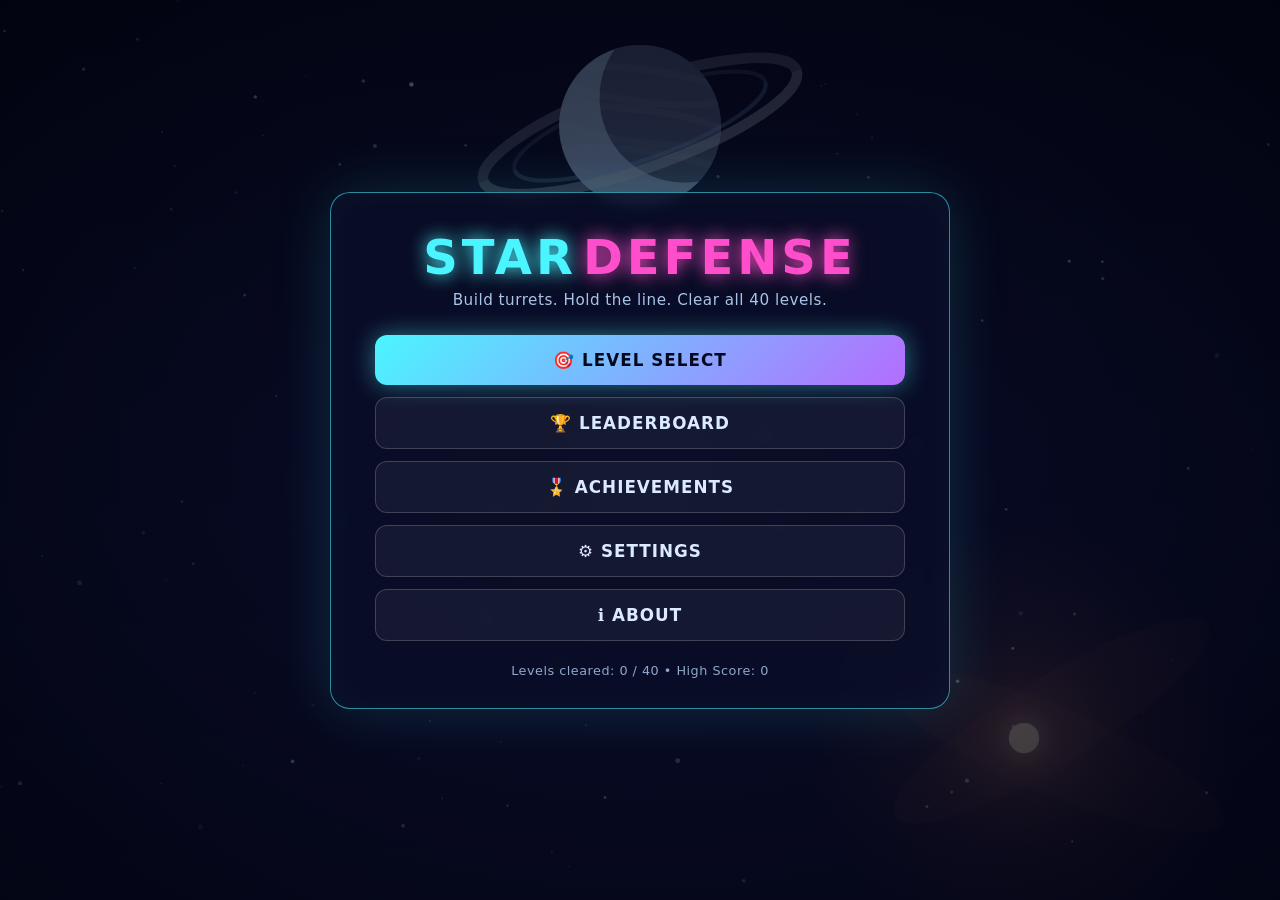
<file: public/index.html>
<!DOCTYPE html>
<html lang="en">
<head>
<meta charset="UTF-8" />
<meta name="viewport" content="width=device-width, initial-scale=1.0, maximum-scale=1.0, user-scalable=no, interactive-widget=resizes-content, viewport-fit=cover" />
<title>Star Defense — Neon Tower Defense</title>
<meta name="theme-color" content="#05061a" />
<link rel="icon" href="data:image/svg+xml,<svg xmlns=%22http://www.w3.org/2000/svg%22 viewBox=%220 0 100 100%22><text y=%22.9em%22 font-size=%2290%22>🛡️</text></svg>">
<link rel="manifest" href="manifest.json" />
<link rel="apple-touch-icon" href="icons/icon-192.png" />
<link rel="stylesheet" href="style.css" />
</head>
<body>

<canvas id="bg"></canvas>
<canvas id="game"></canvas>

<!-- ============ HOME MENU ============ -->
<div id="menu" class="screen">
  <div class="menu-panel">
    <h1 class="title"><span class="t1">STAR</span><span class="t2">DEFENSE</span></h1>
    <p class="subtitle">Build turrets. Hold the line. Clear all 40 levels.</p>

    <div class="home-actions">
      <button id="levelSelectBtn" class="primary-btn">🎯 LEVEL SELECT</button>
      <button id="leaderboardBtn" class="primary-btn secondary">🏆 LEADERBOARD</button>
      <button id="achievementsBtn" class="primary-btn secondary">🎖️ ACHIEVEMENTS</button>
      <button id="settingsBtn" class="primary-btn secondary">⚙️ SETTINGS</button>
      <button id="aboutBtn" class="primary-btn secondary">ℹ️ ABOUT</button>
    </div>

    <div class="best-stats" id="bestStats">Levels cleared: 0 / 40 &nbsp;•&nbsp; High Score: 0</div>
  </div>
</div>

<!-- ============ ACHIEVEMENTS ============ -->
<div id="achievements" class="screen hidden">
  <div class="menu-panel">
    <h1 class="title"><span class="t1">ACHIEVE</span><span class="t2">MENTS</span></h1>
    <div class="ach-progress">Unlocked: <span id="achCount">0 / 12</span></div>
    <div class="achievements-list" id="achList"></div>
    <button class="ghost-btn" data-back>◀ Back</button>
  </div>
</div>

<!-- ============ LEADERBOARD ============ -->
<div id="leaderboard" class="screen hidden">
  <div class="menu-panel">
    <h1 class="title"><span class="t1">TOP</span><span class="t2">PILOTS</span></h1>
    <div class="tab-row" id="lbTabs">
      <button class="tab-btn" data-board="beginner">🌱 Beginner</button>
      <button class="tab-btn" data-board="normal">🎯 Normal</button>
      <button class="tab-btn" data-board="veteran">☠️ Veteran</button>
    </div>
    <div class="leaderboard-list" id="leaderboardList"></div>
    <button class="ghost-btn" data-back>◀ Back</button>
  </div>
</div>

<!-- ============ LEVEL SELECT ============ -->
<div id="levelSelect" class="screen hidden">
  <div class="menu-panel">
    <h1 class="title"><span class="t1">LEVEL</span><span class="t2">SELECT</span></h1>

    <div class="level-grid" id="mapSelect">
      <!-- level cells injected by game.js -->
    </div>
    <div class="level-info" id="levelInfo"></div>

    <div class="diff-pick">
      <div class="arsenal-label">Difficulty</div>
      <div class="tab-row" id="diffSelect"><!-- injected by game.js --></div>
      <div class="diff-blurb" id="diffBlurb"></div>
    </div>

    <!-- Testing aid: force a specific arsenal instead of the one the level
         would normally use. Auto = whatever the act dictates. -->
    <div class="arsenal-pick">
      <div class="arsenal-label">🧪 Arsenal <span>(testing)</span></div>
      <div class="tab-row" id="arsenalSelect"><!-- injected by game.js --></div>
    </div>

    <button id="startBtn" class="primary-btn">DEPLOY DEFENSES ▶</button>
    <button class="ghost-btn" data-back>◀ Back</button>
  </div>
</div>

<!-- ============ SETTINGS ============ -->
<div id="settings" class="screen hidden">
  <div class="menu-panel small">
    <h1 class="title"><span class="t1">SET</span><span class="t2">TINGS</span></h1>

    <div class="menu-footer-row settings-audio-row">
      <button id="muteBtn" class="ghost-btn">🔊 Sound On</button>
      <button id="musicBtn" class="ghost-btn">🎵 Music On</button>
    </div>

    <p class="settings-label">Music Track</p>
    <div class="tab-row track-select" id="trackSelect">
      <button class="tab-btn" data-track="drift">Drift</button>
      <button class="tab-btn" data-track="pulse">Pulse</button>
      <button class="tab-btn" data-track="nova">Nova</button>
    </div>

    <p class="settings-label">Tutorial</p>
    <button id="replayCoachBtn" class="ghost-btn">↻ Show the intro tips again</button>

    <p class="settings-label">Backup &amp; transfer progress</p>
    <div class="save-row">
      <button id="exportSaveBtn" class="ghost-btn">⬆ Copy backup code</button>
      <button id="importSaveBtn" class="ghost-btn">⬇ Restore from code</button>
    </div>
    <textarea id="saveCode" class="save-code" rows="2" spellcheck="false"
      placeholder="Your backup code appears here — or paste one and tap Restore" autocomplete="off"></textarea>
    <div id="saveMsg" class="save-msg"></div>

    <button class="ghost-btn" data-back>◀ Back</button>
  </div>
</div>

<!-- ============ ABOUT ============ -->
<div id="about" class="screen hidden">
  <div class="menu-panel">
    <h1 class="title"><span class="t1">A</span><span class="t2">BOUT</span></h1>

    <div class="about-text">
      <p><strong>Star Defense</strong> is a neon tower-defense game. Alien fleets fly a
      glowing lane toward your mothership across 40 levels of 30 waves each.</p>
      <p>Pick a turret from the shop, drop it on an open tile, and press
      <strong>START WAVE</strong>. Kills earn Space Bucks to buy and upgrade turrets —
      and you'll need those upgrades, because the enemies never stop scaling.
      Lose all 20 shields and the fleet breaks through.</p>
      <p class="about-credit">Built with Claude Code.</p>
    </div>

    <button class="ghost-btn" data-back>◀ Back</button>
  </div>
</div>

<!-- ============ LEFT RAIL: Space Bucks / Shields / Wave (in-game) ============ -->
<div id="leftRail" class="hidden">
  <div class="rail-stat money-stat">
    <div class="rail-label">SPACE<br>BUCKS</div>
    <div class="rail-value" id="moneyVal">$0</div>
  </div>
  <div class="rail-stat lives-stat">
    <div class="rail-label">SHIELDS</div>
    <div class="rail-value" id="livesVal">20</div>
  </div>
  <div class="rail-stat wave-stat">
    <div class="rail-label">WAVE</div>
    <div class="rail-value" id="waveVal">1 / 30</div>
  </div>
</div>

<!-- ============ TOP-RIGHT CORNER CONTROLS (in-game) ============ -->
<div id="topbar" class="hidden">
  <button id="speedBtn" class="hud-btn" title="Game speed">1×</button>
  <button id="autoBtn" class="hud-btn" title="Auto-start next wave">AUTO</button>
  <button id="pauseBtn" class="hud-btn" title="Pause">⏸</button>
</div>

<!-- ============ WAVE PREVIEW (top middle, build phase) ============ -->
<div id="wavePreview" class="hidden">
  <span id="wpLabel" class="wp-label">WAVE 1</span>
  <div id="wpChips" class="wp-chips"><!-- enemy chips injected by game.js --></div>
</div>
<div id="intelCard" class="hidden"></div>

<!-- ============ START WAVE (bottom middle, floats over the board) ============ -->
<button id="waveBtn" class="wave-btn hidden">▶ START WAVE</button>

<!-- follows the finger/cursor while dragging a tower card onto the board -->
<canvas id="dragGhost" class="hidden" width="72" height="72"></canvas>

<!-- ============ RIGHT RAIL: tower shop (in-game) ============ -->
<div id="shop" class="hidden">
  <div id="towerCards" class="tower-cards"><!-- injected by game.js --></div>

  <!-- swaps in when a built tower is selected -->
  <div id="upgradePanel" class="upgrade-panel hidden">
    <div class="up-info">
      <div class="up-name" id="upName">Pulse Blaster</div>
      <div class="up-stats" id="upStats">DMG 12 · RATE 1.6/s · RNG 2.6</div>
    </div>
    <button id="upgradeBtn" class="primary-btn small-btn">⬆ UPGRADE $40</button>
    <button id="sellBtn" class="sell-btn">💰 SELL $35</button>
    <button id="closeUpBtn" class="ghost-btn close-up">✕</button>
  </div>
</div>

<!-- short description bubble for whichever shop card is currently selected -->
<div id="towerIntel" class="hidden"></div>

<!-- Portrait notice. The board needs width: in portrait on a phone it shrinks
     to a sliver stranded in dead space. The installed Android app is locked to
     landscape by the manifest, but the web build can still be opened upright. -->
<div id="rotate" class="hidden">
  <div class="rotate-inner">
    <div class="rotate-icon">🔄</div>
    <div class="rotate-title">Rotate your device</div>
    <div class="rotate-sub">Star Defense plays in landscape — the board needs the width.</div>
    <button id="rotateAnyway" class="ghost-btn">Play anyway</button>
  </div>
</div>

<!-- First-run coach: contextual one-liners that advance as you do the thing.
     Non-blocking by design — you can ignore it and keep playing. -->
<div id="coach" class="hidden">
  <div class="coach-text" id="coachText"></div>
  <button class="coach-skip" id="coachSkip">Skip</button>
</div>

<div id="achToast" class="achievement-toast hidden"></div>
<div id="banner" class="banner hidden"></div>

<!-- ============ PAUSE ============ -->
<div id="pauseOverlay" class="screen hidden">
  <div class="menu-panel small">
    <h2>PAUSED</h2>
    <div class="menu-footer-row pause-audio-row">
      <button id="sfxBtnPause" class="ghost-btn">🔊 Sound On</button>
      <button id="musicBtnPause" class="ghost-btn">🎵 Music On</button>
    </div>
    <button id="resumeBtn" class="primary-btn">RESUME ▶</button>
    <button id="quitBtn" class="ghost-btn">Quit to Menu</button>
  </div>
</div>

<!-- ============ GAME OVER / VICTORY ============ -->
<div id="gameOver" class="screen hidden">
  <div class="menu-panel">
    <h1 class="title gameover-title" id="endTitle">LINE BREACHED</h1>
    <div class="results">
      <div class="result-row"><span>Waves Survived</span><strong id="finalWave">0</strong></div>
      <div class="result-row"><span>Final Score</span><strong id="finalScore">0</strong></div>
      <div class="result-row"><span>Ships Destroyed</span><strong id="finalKills">0</strong></div>
      <div class="result-row"><span>Turrets Used</span><strong id="finalTowers">0</strong></div>
      <div class="result-row"><span>Space Bucks Earned</span><strong id="finalEarned">$0</strong></div>
    </div>
    <div id="newRecord" class="new-record hidden">🏆 NEW BEST!</div>

    <div id="scoreEntry" class="score-entry hidden">
      <div class="score-entry-label">🏆 That's a leaderboard score! Enter your name:</div>
      <div class="score-entry-row">
        <input id="nameInput" class="name-input" maxlength="12" placeholder="PILOT" autocomplete="off" />
        <button id="saveScoreBtn" class="primary-btn small-btn">SAVE</button>
      </div>
    </div>

    <button id="retryBtn" class="primary-btn">DEFEND AGAIN ▶</button>
    <button id="restartBtn" class="ghost-btn hidden">Restart Map (fresh)</button>
    <button id="viewLbBtn" class="ghost-btn">🏆 View Leaderboard</button>
    <button id="menuBtn" class="ghost-btn">Main Menu</button>
  </div>
</div>

<script src="game.js"></script>
</body>
</html>
</file>
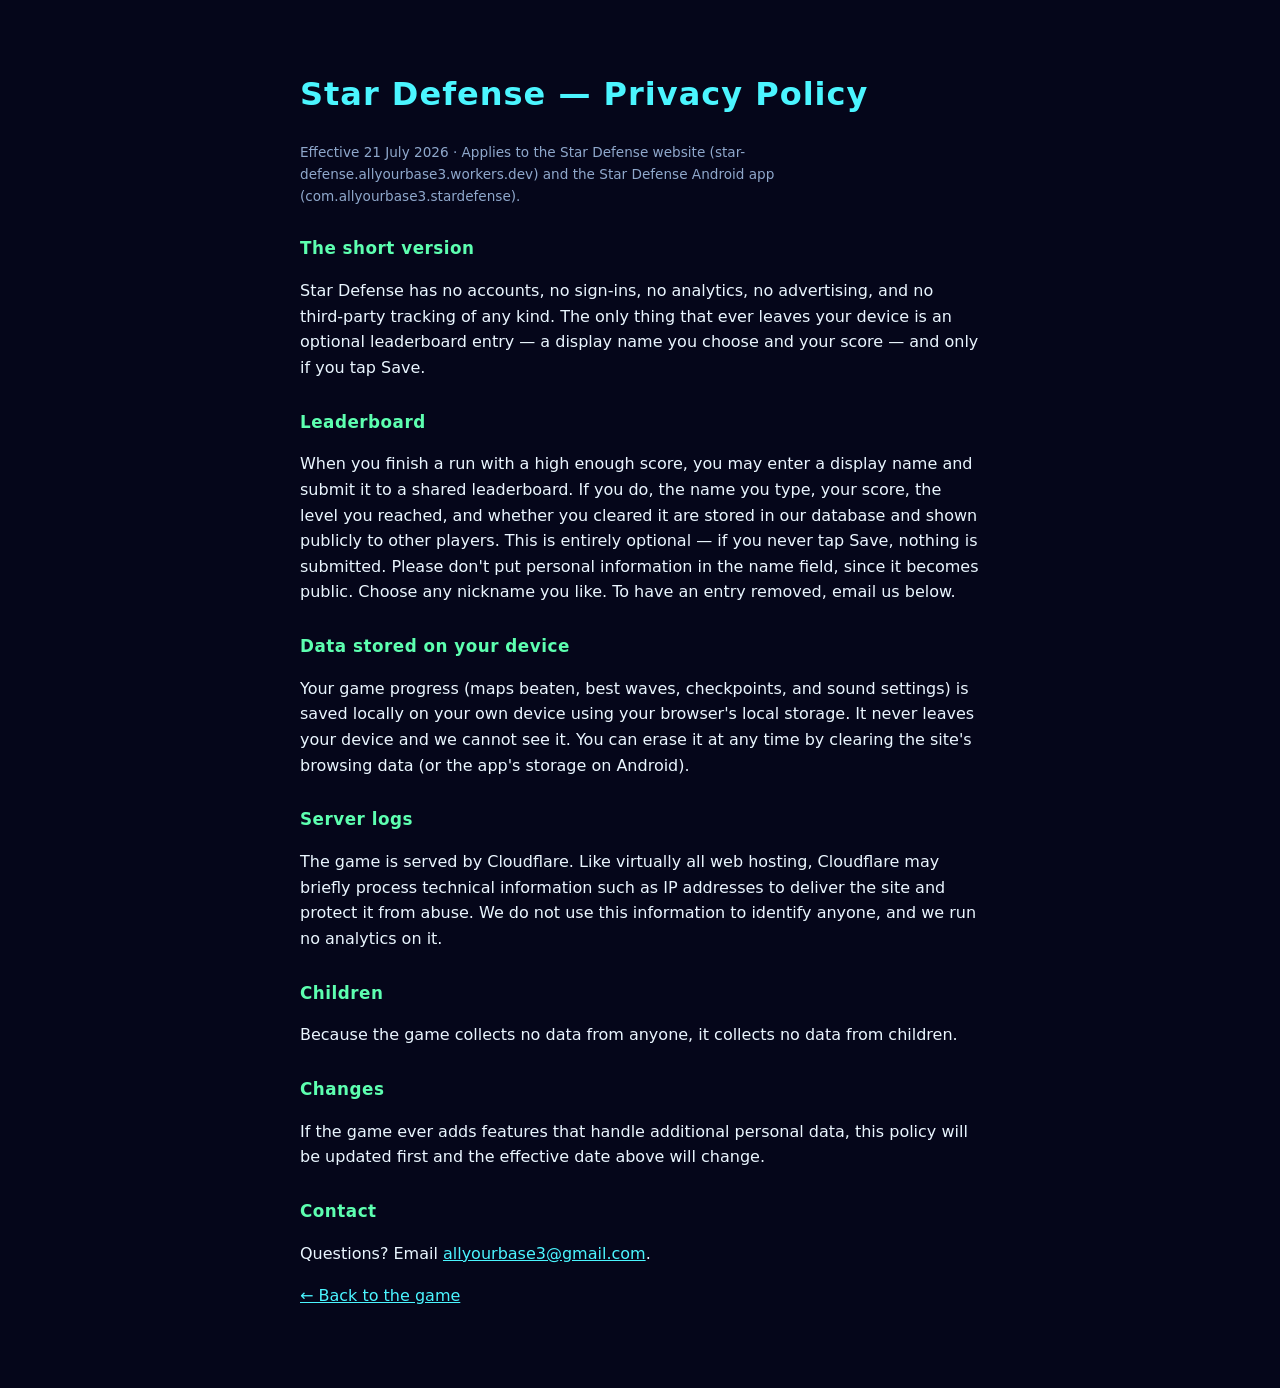
<file: public/privacy.html>
<!DOCTYPE html>
<html lang="en">
<head>
<meta charset="UTF-8" />
<meta name="viewport" content="width=device-width, initial-scale=1.0" />
<title>Privacy Policy — Star Defense</title>
<link rel="icon" href="icons/icon-192.png" />
<style>
  body {
    margin: 0;
    background: #05061a;
    color: #eaf6ff;
    font-family: 'Segoe UI', 'Trebuchet MS', system-ui, sans-serif;
    line-height: 1.6;
  }
  main {
    max-width: 680px;
    margin: 0 auto;
    padding: 48px 24px 64px;
  }
  h1 { color: #4bf5ff; letter-spacing: 1px; }
  h2 { color: #5dffb0; font-size: 1.05rem; letter-spacing: 0.5px; margin-top: 28px; }
  a { color: #4bf5ff; }
  .meta { color: #8fa8cc; font-size: 0.85rem; }
</style>
</head>
<body>
<main>
  <h1>Star Defense — Privacy Policy</h1>
  <p class="meta">Effective 21 July 2026 · Applies to the Star Defense website
  (star-defense.allyourbase3.workers.dev) and the Star Defense Android app
  (com.allyourbase3.stardefense).</p>

  <h2>The short version</h2>
  <p>Star Defense has no accounts, no sign-ins, no analytics, no advertising,
  and no third-party tracking of any kind. The only thing that ever leaves
  your device is an optional leaderboard entry — a display name you choose and
  your score — and only if you tap Save.</p>

  <h2>Leaderboard</h2>
  <p>When you finish a run with a high enough score, you may enter a display
  name and submit it to a shared leaderboard. If you do, the name you type,
  your score, the level you reached, and whether you cleared it are stored in
  our database and shown publicly to other players. This is entirely optional —
  if you never tap Save, nothing is submitted. Please don't put personal
  information in the name field, since it becomes public. Choose any nickname
  you like. To have an entry removed, email us below.</p>

  <h2>Data stored on your device</h2>
  <p>Your game progress (maps beaten, best waves, checkpoints, and sound
  settings) is saved locally on your own device using your browser's local
  storage. It never leaves your device and we cannot see it. You can erase it
  at any time by clearing the site's browsing data (or the app's storage on
  Android).</p>

  <h2>Server logs</h2>
  <p>The game is served by Cloudflare. Like virtually all web hosting,
  Cloudflare may briefly process technical information such as IP addresses to
  deliver the site and protect it from abuse. We do not use this information
  to identify anyone, and we run no analytics on it.</p>

  <h2>Children</h2>
  <p>Because the game collects no data from anyone, it collects no data from
  children.</p>

  <h2>Changes</h2>
  <p>If the game ever adds features that handle additional personal data, this
  policy will be updated first and the effective date above will change.</p>

  <h2>Contact</h2>
  <p>Questions? Email <a href="mailto:allyourbase3@gmail.com">allyourbase3@gmail.com</a>.</p>

  <p><a href="/">← Back to the game</a></p>
</main>
</body>
</html>
</file>
<file: public/style.css>
:root {
  --neon-cyan: #4bf5ff;
  --neon-pink: #ff4ecb;
  --neon-purple: #b46dff;
  --neon-green: #5dffb0;
  --neon-yellow: #ffe74b;
  --neon-red: #ff5566;
  --neon-ice: #9fd8ff;
  --bg-deep: #05061a;
  --bg-panel: rgba(10, 14, 40, 0.82);
  --border-glow: rgba(75, 245, 255, 0.55);
  --rail-w: 108px;
}

* { box-sizing: border-box; }

html, body {
  margin: 0;
  padding: 0;
  width: 100%;
  height: 100%;
  overflow: hidden;
  background: var(--bg-deep);
  font-family: 'Segoe UI', 'Trebuchet MS', system-ui, sans-serif;
  color: #eaf6ff;
  -webkit-font-smoothing: antialiased;
  user-select: none;
  -webkit-user-select: none;
  /* no pinch-zoom, double-tap-zoom, or browser panning anywhere in-app —
     backs up the viewport meta tag, which some Android builds ignore */
  touch-action: none;
  -ms-touch-action: none;
  /* no iOS/Android long-press callout (Save Image/Share/Copy) anywhere —
     without this, holding a tower card to start a drag can get hijacked
     by the OS's own long-press menu before our drag code sees the move */
  -webkit-touch-callout: none;
}

canvas {
  display: block;
  touch-action: none;
}

/* only the two full-screen background/game canvases should be fixed and
   cover the viewport — other canvases (e.g. shop icons) must stay in
   normal flow, so this is scoped by ID rather than the bare `canvas` tag */
#bg, #game {
  position: fixed;
  top: 0;
  left: 0;
  width: 100%;
  height: 100%;
}

#bg { z-index: 0; }
#game { z-index: 1; }

/* ============ SCREENS ============ */
.screen {
  position: fixed;
  inset: 0;
  z-index: 20;
  display: flex;
  align-items: center;
  justify-content: center;
  background: radial-gradient(ellipse at center, rgba(10,14,40,0.55) 0%, rgba(2,3,15,0.85) 100%);
  animation: fadeIn 0.35s ease;
}
.screen.hidden { display: none; }

@keyframes fadeIn { from { opacity: 0; } to { opacity: 1; } }

.menu-panel {
  background: var(--bg-panel);
  border: 1px solid var(--border-glow);
  border-radius: 20px;
  padding: 36px 44px 30px;
  max-width: 620px;
  width: 92%;
  text-align: center;
  box-shadow: 0 0 60px rgba(75, 245, 255, 0.15), inset 0 0 40px rgba(75,245,255,0.04);
  backdrop-filter: blur(6px);
  max-height: 92vh;
  overflow-y: auto;
}
.menu-panel.small { max-width: 380px; padding: 40px; }

.title {
  font-size: 3rem;
  letter-spacing: 4px;
  margin: 0 0 6px;
  font-weight: 900;
  text-shadow: 0 0 18px currentColor;
}
.title .t1 { color: var(--neon-cyan); }
.title .t2 { color: var(--neon-pink); margin-left: 6px; }
.gameover-title { color: var(--neon-red); text-shadow: 0 0 22px var(--neon-red); font-size: 2.4rem; }
.victory-title { color: var(--neon-green); text-shadow: 0 0 26px var(--neon-green); font-size: 2.4rem; }

.subtitle {
  color: #a9c4e8;
  margin: 0 0 26px;
  font-size: 0.95rem;
  letter-spacing: 0.5px;
}

/* ============ CHECKPOINT SELECT ============ */
.checkpoint-select {
  display: flex;
  gap: 10px;
  margin-bottom: 22px;
}
.cp-card {
  flex: 1;
  border: 1.5px solid rgba(255,255,255,0.15);
  border-radius: 14px;
  padding: 14px 4px;
  cursor: pointer;
  transition: all 0.2s ease;
  background: rgba(255,255,255,0.03);
}
.cp-card:hover:not(.locked) { border-color: var(--neon-cyan); transform: translateY(-2px); }
.cp-card.selected {
  border-color: var(--neon-pink);
  background: rgba(255, 78, 203, 0.12);
  box-shadow: 0 0 20px rgba(255, 78, 203, 0.35);
}
.cp-card.locked { opacity: 0.35; cursor: not-allowed; }
.cp-icon { font-size: 1.5rem; margin-bottom: 4px; }
.cp-name { font-weight: 700; letter-spacing: 1px; font-size: 0.82rem; margin-bottom: 2px; }
.cp-desc { font-size: 0.66rem; color: #9fb6d9; }

/* ============ LEVEL SELECT (numbered scrollable grid) ============ */
.level-grid {
  display: grid;
  grid-template-columns: repeat(auto-fill, minmax(36px, 1fr));
  gap: 6px;
  max-height: 176px;
  overflow-y: auto;
  padding: 4px 6px;
  margin-bottom: 6px;
}
.level-cell {
  position: relative;
  aspect-ratio: 1;
  display: flex;
  align-items: center;
  justify-content: center;
  border: 1.5px solid rgba(255,255,255,0.14);
  border-radius: 9px;
  background: rgba(255,255,255,0.03);
  cursor: pointer;
  transition: transform 0.12s ease, border-color 0.12s ease, box-shadow 0.12s ease;
  user-select: none;
  -webkit-user-select: none;
}
.level-cell:hover:not(.locked) { border-color: var(--neon-cyan); transform: translateY(-1px); }
.level-cell.beaten { border-color: rgba(93,255,176,0.5); }
.level-cell.checkpoint { border-color: rgba(255,231,75,0.55); }
.level-cell.selected {
  border-color: var(--neon-pink);
  background: rgba(255, 78, 203, 0.14);
  box-shadow: 0 0 14px rgba(255, 78, 203, 0.4);
}
.level-cell.locked { opacity: 0.4; cursor: not-allowed; }
.lc-num { font-weight: 800; font-size: 0.82rem; color: #dceaff; }
.lc-badge { position: absolute; top: 1px; right: 3px; font-size: 0.55rem; line-height: 1; }
.level-info {
  text-align: center;
  font-size: 0.72rem;
  font-weight: 700;
  letter-spacing: 0.5px;
  color: #b9d0f0;
  margin-bottom: 14px;
  min-height: 1em;
}

.primary-btn {
  background: linear-gradient(135deg, var(--neon-cyan), var(--neon-purple));
  border: none;
  color: #04081a;
  font-weight: 800;
  font-size: 1.05rem;
  letter-spacing: 1px;
  padding: 15px 32px;
  border-radius: 12px;
  cursor: pointer;
  width: 100%;
  box-shadow: 0 0 25px rgba(75, 245, 255, 0.45);
  transition: transform 0.15s ease, box-shadow 0.15s ease;
  font-family: inherit;
}
.primary-btn:hover { transform: translateY(-2px) scale(1.015); box-shadow: 0 0 35px rgba(75, 245, 255, 0.7); }
.primary-btn:active { transform: translateY(0) scale(0.99); }
.primary-btn:disabled { opacity: 0.4; cursor: not-allowed; transform: none; box-shadow: none; }

.ghost-btn {
  background: transparent;
  border: 1px solid rgba(255,255,255,0.25);
  color: #cfe4ff;
  padding: 10px 20px;
  border-radius: 10px;
  cursor: pointer;
  font-size: 0.85rem;
  margin-top: 10px;
  transition: all 0.15s ease;
  font-family: inherit;
}
.ghost-btn:hover { border-color: var(--neon-cyan); color: var(--neon-cyan); }
.ghost-btn.hidden { display: none; }

.menu-footer {
  margin-top: 18px;
  display: flex;
  flex-direction: column;
  align-items: center;
  gap: 4px;
}
.best-stats { font-size: 0.8rem; color: #8fa8cc; letter-spacing: 0.5px; }
.menu-footer-row { display: flex; gap: 8px; }
.menu-footer-row .ghost-btn { margin-top: 6px; }

/* ============ HOME MENU ============ */
.home-actions {
  display: flex;
  flex-direction: column;
  gap: 12px;
  margin: 6px 0 22px;
}
.primary-btn.secondary {
  background: rgba(255, 255, 255, 0.05);
  color: #dceaff;
  box-shadow: none;
  border: 1px solid rgba(255, 255, 255, 0.18);
}
.primary-btn.secondary:hover {
  border-color: var(--neon-cyan);
  color: var(--neon-cyan);
  box-shadow: 0 0 18px rgba(75, 245, 255, 0.25);
}

/* ============ SETTINGS / ABOUT ============ */
.settings-audio-row { justify-content: center; margin-top: 6px; }
.settings-label {
  font-size: 0.72rem;
  letter-spacing: 1.5px;
  color: #7fa6d6;
  font-weight: 700;
  margin: 18px 0 4px;
}
.about-text {
  font-size: 0.88rem;
  color: #b9d0f0;
  line-height: 1.6;
  text-align: left;
  margin: 8px 0 18px;
}
.about-text p { margin: 0 0 12px; }
.about-text strong { color: var(--neon-cyan); }
.about-credit { color: #8fa8cc; font-size: 0.78rem; }

.howto {
  margin-top: 20px;
  font-size: 0.78rem;
  color: #93aed4;
  line-height: 1.5;
  border-top: 1px solid rgba(255,255,255,0.1);
  padding-top: 14px;
  text-align: left;
}

.tab-row {
  display: flex;
  gap: 8px;
  margin: 4px 0 16px;
  justify-content: center;
}
.tab-btn {
  background: transparent;
  border: 1px solid rgba(255,255,255,0.2);
  color: #9fb6d9;
  padding: 8px 18px;
  border-radius: 999px;
  cursor: pointer;
  font-size: 0.82rem;
  font-weight: 700;
  transition: all 0.15s ease;
  font-family: inherit;
}
.tab-btn:hover { border-color: var(--neon-cyan); color: var(--neon-cyan); }
.tab-btn.selected {
  background: rgba(75, 245, 255, 0.14);
  border-color: var(--neon-cyan);
  color: var(--neon-cyan);
  box-shadow: 0 0 14px rgba(75, 245, 255, 0.3);
}
/* ============ ACHIEVEMENTS ============ */
.achievement-toast {
  position: fixed;
  top: 14px;
  left: 50%;
  transform: translateX(-50%);
  z-index: 30;
  display: flex;
  align-items: center;
  gap: 12px;
  background: rgba(10, 14, 40, 0.94);
  border: 1.5px solid var(--neon-yellow);
  box-shadow: 0 0 30px rgba(255, 231, 75, 0.5);
  border-radius: 14px;
  padding: 10px 20px;
  animation: toastIn 0.4s ease, toastOut 0.5s ease 2.7s forwards;
  max-width: 90vw;
}
.achievement-toast.hidden { display: none; }
.toast-icon { font-size: 1.7rem; }
.toast-text-label { font-size: 0.6rem; letter-spacing: 1.5px; color: var(--neon-yellow); font-weight: 800; }
.toast-text-name { font-size: 1rem; font-weight: 800; color: #fff; }
@keyframes toastIn { from { opacity: 0; transform: translate(-50%, -20px); } to { opacity: 1; transform: translate(-50%, 0); } }
@keyframes toastOut { to { opacity: 0; transform: translate(-50%, -20px); } }

.ach-progress { font-size: 0.82rem; color: #8fa8cc; margin: -8px 0 12px; letter-spacing: 0.5px; }
.ach-progress span { color: var(--neon-yellow); font-weight: 800; }
.achievements-list {
  text-align: left;
  margin: 6px 0 16px;
  max-height: 48vh;
  overflow-y: auto;
  display: flex;
  flex-direction: column;
  gap: 7px;
}
.ach-row {
  display: flex;
  align-items: center;
  gap: 13px;
  padding: 10px 14px;
  border-radius: 11px;
  background: rgba(255,255,255,0.03);
  border: 1px solid rgba(255,255,255,0.08);
}
.ach-row.unlocked {
  background: rgba(255, 231, 75, 0.08);
  border-color: rgba(255, 231, 75, 0.35);
}
.ach-icon { font-size: 1.55rem; width: 34px; text-align: center; filter: grayscale(1) opacity(0.4); }
.ach-row.unlocked .ach-icon { filter: none; }
.ach-info { flex: 1; min-width: 0; }
.ach-name { font-weight: 800; letter-spacing: 0.5px; font-size: 0.92rem; }
.ach-row:not(.unlocked) .ach-name { color: #7a8bab; }
.ach-row.unlocked .ach-name { color: var(--neon-yellow); }
.ach-desc { font-size: 0.72rem; color: #8fa8cc; margin-top: 2px; }

/* ============ SAVE BACKUP (settings) ============ */
.save-row { display: flex; gap: 8px; justify-content: center; }
.save-row .ghost-btn { margin-top: 0; }
.save-code {
  width: 100%;
  margin-top: 8px;
  background: rgba(255,255,255,0.05);
  border: 1px solid rgba(255,255,255,0.2);
  border-radius: 8px;
  padding: 8px 10px;
  color: #cfe4ff;
  font-family: 'Courier New', monospace;
  font-size: 0.68rem;
  line-height: 1.35;
  resize: vertical;
  box-sizing: border-box;
  word-break: break-all;
}
.save-code:focus { outline: none; border-color: var(--neon-cyan); }
.save-msg { font-size: 0.72rem; min-height: 1em; margin-top: 6px; letter-spacing: 0.3px; }
.save-msg.ok { color: var(--neon-green); }
.save-msg.err { color: var(--neon-red); }

/* ============ LEADERBOARD ============ */
.leaderboard-list {
  text-align: left;
  margin: 8px 0 16px;
  max-height: 46vh;
  overflow-y: auto;
  display: flex;
  flex-direction: column;
  gap: 5px;
}
.lb-row {
  display: flex;
  align-items: center;
  gap: 12px;
  padding: 8px 14px;
  border-radius: 10px;
  background: rgba(255,255,255,0.03);
}
.lb-row.top3 {
  background: rgba(255, 231, 75, 0.08);
  border: 1px solid rgba(255, 231, 75, 0.3);
}
.lb-rank { width: 24px; font-weight: 800; color: var(--neon-purple); text-align: center; }
.lb-name { flex: 1; font-weight: 700; letter-spacing: 0.5px; overflow: hidden; text-overflow: ellipsis; white-space: nowrap; }
.lb-score { font-weight: 800; color: var(--neon-cyan); min-width: 68px; text-align: right; }
.lb-meta { font-size: 0.68rem; color: #8fa8cc; min-width: 64px; text-align: right; }
.lb-empty { color: #8fa8cc; padding: 22px 0; text-align: center; font-size: 0.88rem; line-height: 1.5; }
.lb-me { box-shadow: inset 0 0 0 1px var(--neon-cyan); }

/* score entry on game over */
.score-entry {
  margin: 4px 0 12px;
  background: rgba(255, 231, 75, 0.08);
  border: 1px solid rgba(255, 231, 75, 0.35);
  border-radius: 12px;
  padding: 12px 14px;
}
.score-entry.hidden { display: none; }
.score-entry-label { font-size: 0.82rem; color: var(--neon-yellow); margin-bottom: 9px; font-weight: 700; }
.score-entry-row { display: flex; gap: 8px; }
.name-input {
  flex: 1;
  background: rgba(255,255,255,0.06);
  border: 1px solid rgba(255,255,255,0.25);
  border-radius: 8px;
  padding: 9px 12px;
  color: #eaf6ff;
  font-size: 1rem;
  letter-spacing: 1px;
  text-transform: uppercase;
  font-family: inherit;
  min-width: 0;
}
.name-input:focus { outline: none; border-color: var(--neon-cyan); }
.primary-btn.small-btn { width: auto; padding: 9px 20px; font-size: 0.9rem; }

/* Short screens (landscape phones). The menu panels scroll, so nothing was
   ever unreachable — but the last button sat below the fold, which reads as
   a cut-off layout. Tightening the vertical rhythm fits them outright. */
@media (max-height: 430px) {
  .menu-panel { padding: 16px 22px 14px; }
  .menu-panel.small { padding: 18px 22px; }
  .title { font-size: 1.5rem; letter-spacing: 2px; margin-bottom: 2px; }
  .gameover-title, .victory-title { font-size: 1.4rem; }
  .subtitle { font-size: 0.76rem; margin-bottom: 12px; }
  .results { margin: 8px 0; padding: 6px 14px; }
  .result-row { padding: 3px 0; font-size: 0.78rem; }
  .primary-btn { padding: 8px 18px; font-size: 0.88rem; }
  .ghost-btn { padding: 5px 14px; font-size: 0.75rem; margin-top: 4px; }
  .howto { margin-top: 12px; padding-top: 10px; font-size: 0.7rem; }
  .level-grid { max-height: 108px; }
  .new-record { margin-bottom: 8px; font-size: 0.9rem; }
  /* five home buttons + the stats line need to fit a short landscape phone */
  .home-actions { gap: 7px; margin: 4px 0 12px; }
  .home-actions .primary-btn { padding: 7px 16px; font-size: 0.82rem; }
}

/* ============ PORTRAIT NOTICE ============ */
#rotate {
  position: fixed;
  inset: 0;
  z-index: 60;              /* above every screen, including pause/game-over */
  display: flex;
  align-items: center;
  justify-content: center;
  background: radial-gradient(ellipse at center, rgba(10,14,40,0.94) 0%, rgba(2,3,15,0.98) 100%);
  backdrop-filter: blur(3px);
}
#rotate.hidden { display: none; }
.rotate-inner {
  text-align: center;
  padding: 28px 26px;
  max-width: 320px;
}
.rotate-icon {
  font-size: 3rem;
  animation: rotateHint 2.4s ease-in-out infinite;
}
@keyframes rotateHint {
  0%, 45%, 100% { transform: rotate(0deg); }
  60%, 85%      { transform: rotate(90deg); }
}
.rotate-title {
  font-size: 1.15rem;
  font-weight: 800;
  letter-spacing: 1px;
  color: var(--neon-cyan);
  margin: 14px 0 8px;
  text-shadow: 0 0 16px rgba(75,245,255,0.5);
}
.rotate-sub {
  font-size: 0.82rem;
  color: #a9c4e8;
  line-height: 1.5;
  margin-bottom: 6px;
}

/* ============ FIRST-RUN COACH ============ */
#coach {
  position: fixed;
  bottom: 56px;              /* clears the START WAVE pill at bottom:12px */
  left: 50%;
  transform: translateX(-50%);
  z-index: 16;
  display: flex;
  align-items: center;
  gap: 10px;
  max-width: min(520px, 84vw);
  padding: 9px 10px 9px 14px;
  background: rgba(8, 12, 34, 0.94);
  border: 1.5px solid var(--neon-cyan);
  border-radius: 14px;
  box-shadow: 0 0 26px rgba(75, 245, 255, 0.32);
  backdrop-filter: blur(4px);
  animation: coachIn 0.25s ease;
}
#coach.hidden { display: none; }
@keyframes coachIn { from { opacity: 0; transform: translate(-50%, 8px); } to { opacity: 1; transform: translate(-50%, 0); } }
.coach-text {
  flex: 1;
  font-size: 0.8rem;
  line-height: 1.45;
  color: #eaf6ff;
  letter-spacing: 0.2px;
}
.coach-text b { color: var(--neon-cyan); }
.coach-skip {
  flex-shrink: 0;
  background: transparent;
  border: 1px solid rgba(255,255,255,0.25);
  color: #9fb6d9;
  border-radius: 8px;
  padding: 5px 10px;
  font-size: 0.68rem;
  font-family: inherit;
  cursor: pointer;
}
.coach-skip:hover { border-color: var(--neon-cyan); color: var(--neon-cyan); }

/* pulses whichever control the current step is talking about */
@keyframes coachPulse {
  0%, 100% { box-shadow: 0 0 0 0 rgba(75, 245, 255, 0.55); }
  50%      { box-shadow: 0 0 0 7px rgba(75, 245, 255, 0); }
}
.coach-target { animation: coachPulse 1.2s ease-out infinite; border-radius: 12px; }

@media (max-width: 760px) {
  #coach { bottom: 48px; padding: 7px 8px 7px 11px; }
  .coach-text { font-size: 0.72rem; }
}

.diff-pick { margin: 2px 0 6px; }
.diff-pick .tab-row { margin: 0; flex-wrap: wrap; }
.diff-pick .tab-btn { padding: 6px 14px; font-size: 0.76rem; }
.diff-blurb {
  font-size: 0.68rem;
  color: #8fa8cc;
  margin-top: 5px;
  min-height: 1em;
  letter-spacing: 0.3px;
}

/* level-select arsenal override (testing aid) */
.arsenal-pick {
  margin: 2px 0 12px;
  padding-top: 10px;
  border-top: 1px dashed rgba(255,255,255,0.12);
}
.arsenal-label {
  font-size: 0.68rem;
  letter-spacing: 1.2px;
  font-weight: 700;
  color: #8fa8cc;
  margin-bottom: 6px;
}
.arsenal-label span { font-weight: 400; opacity: 0.7; }
.arsenal-pick .tab-row { margin: 0; flex-wrap: wrap; }
.arsenal-pick .tab-btn { padding: 5px 12px; font-size: 0.72rem; }

.track-select { margin: 2px 0 10px; }
.track-select .tab-btn { padding: 6px 14px; font-size: 0.74rem; }

/* ============ LEFT RAIL (Space Bucks / Shields / Wave) ============ */
#leftRail {
  position: fixed;
  top: 0; left: 0; bottom: 0;
  z-index: 10;
  width: var(--rail-w);
  display: flex;
  flex-direction: column;
  align-items: center;
  gap: 8px;
  /* safe-area-aware so it clears a rounded screen corner or camera cutout */
  padding-top: max(14px, env(safe-area-inset-top));
  background: linear-gradient(to right, rgba(4,5,20,0.92) 0%, rgba(4,5,20,0.6) 75%, rgba(4,5,20,0) 100%);
}
#leftRail.hidden { display: none; }
.rail-stat {
  background: rgba(8, 12, 34, 0.78);
  border: 1.5px solid rgba(255, 231, 75, 0.5);
  border-radius: 14px;
  padding: 8px 6px;
  width: 84%;
  text-align: center;
  backdrop-filter: blur(3px);
}
.rail-label {
  font-size: 0.58rem;
  letter-spacing: 1.2px;
  color: #7fa6d6;
  font-weight: 700;
  line-height: 1.3;
}
.rail-value {
  font-size: 1.1rem;
  font-weight: 800;
  color: var(--neon-yellow);
  text-shadow: 0 0 10px rgba(255,231,75,0.7);
  margin-top: 4px;
  word-break: break-word;
}
.rail-stat.lives-stat { border-color: rgba(93, 255, 176, 0.5); }
.rail-stat.lives-stat .rail-value { color: var(--neon-green); text-shadow: 0 0 10px rgba(93,255,176,0.7); }
.rail-stat.lives-stat.danger .rail-value {
  color: var(--neon-red);
  text-shadow: 0 0 14px var(--neon-red);
  animation: pulse 0.5s infinite alternate;
}
.rail-stat.wave-stat { border-color: rgba(75, 245, 255, 0.5); }
.rail-stat.wave-stat .rail-value { color: var(--neon-cyan); text-shadow: 0 0 10px rgba(75,245,255,0.6); font-size: 1rem; }
@keyframes pulse { from { transform: scale(1); } to { transform: scale(1.12); } }

/* ============ BOTTOM-LEFT UTILITY COLUMN (speed/auto/pause) ============ */
/* lives directly under the Space Bucks/Shields/Wave column, same width,
   pinned to the bottom — clear of the floating Start Wave button since
   that one is centered and this column never leaves the left rail's width */
#topbar {
  position: fixed;
  bottom: 12px; left: 0;
  z-index: 10;
  width: var(--rail-w);
  display: flex;
  flex-direction: column;
  align-items: center;
  gap: 6px;
}
#topbar.hidden { display: none; }
#topbar .hud-btn { width: 84%; }

/* Start Wave — floats bottom-center over the board, not part of the flow */
.wave-btn {
  position: fixed;
  bottom: 12px;
  left: 50%;
  transform: translateX(-50%);
  z-index: 10;
  background: linear-gradient(135deg, var(--neon-green), var(--neon-cyan));
  border: none;
  color: #04081a;
  font-weight: 800;
  font-size: 0.78rem;
  letter-spacing: 0.4px;
  padding: 8px 16px;
  border-radius: 999px;
  cursor: pointer;
  box-shadow: 0 0 14px rgba(93, 255, 176, 0.4);
  transition: transform 0.15s ease, box-shadow 0.15s ease, opacity 0.15s;
  font-family: inherit;
}
.wave-btn:hover { transform: translateX(-50%) translateY(-1px); box-shadow: 0 0 20px rgba(93, 255, 176, 0.65); }
#waveBtn.hidden { display: none; }
.wave-btn.running {
  opacity: 0.35;
  cursor: default;
  box-shadow: none;
}

.hud-btn {
  background: rgba(8, 12, 34, 0.72);
  border: 1px solid rgba(255,255,255,0.25);
  color: #cfe4ff;
  border-radius: 10px;
  padding: 5px 9px;
  font-size: 0.8rem;
  font-weight: 700;
  cursor: pointer;
  transition: all 0.15s ease;
  font-family: inherit;
  backdrop-filter: blur(3px);
}
.hud-btn:hover { border-color: var(--neon-cyan); color: var(--neon-cyan); }
.hud-btn.on {
  border-color: var(--neon-green);
  color: var(--neon-green);
  box-shadow: 0 0 12px rgba(93, 255, 176, 0.4);
}
.hud-btn.off { opacity: 0.4; }

/* ============ WAVE PREVIEW (top middle) ============ */
#wavePreview {
  position: fixed;
  top: 10px;
  left: 50%;
  transform: translateX(-50%);
  z-index: 9;
  display: flex;
  align-items: center;
  gap: 8px;
  padding: 5px 12px;
  background: rgba(8, 12, 34, 0.78);
  border: 1px solid rgba(75, 245, 255, 0.3);
  border-radius: 999px;
  backdrop-filter: blur(3px);
  max-width: 94vw;
}
#wavePreview.hidden { display: none; }
.wp-label {
  font-size: 0.62rem;
  font-weight: 800;
  letter-spacing: 1.5px;
  color: #7fa6d6;
  white-space: nowrap;
}
.wp-chips { display: flex; gap: 6px; flex-wrap: wrap; justify-content: center; }
.wp-chip {
  display: flex;
  align-items: center;
  gap: 3px;
  background: rgba(255, 255, 255, 0.05);
  border: 1px solid var(--ec, var(--neon-cyan));
  color: #eaf6ff;
  border-radius: 999px;
  padding: 2px 9px;
  font-size: 0.72rem;
  font-weight: 700;
  cursor: pointer;
  font-family: inherit;
}
.wp-chip .wp-icon { color: var(--ec, var(--neon-cyan)); filter: drop-shadow(0 0 4px var(--ec)); font-size: 0.85rem; }
.wp-chip.new { box-shadow: 0 0 10px var(--ec); }
.wp-newtag {
  background: var(--ec, var(--neon-cyan));
  color: #04081a;
  font-size: 0.55rem;
  font-weight: 900;
  border-radius: 999px;
  padding: 1px 5px;
  margin-left: 2px;
  letter-spacing: 0.5px;
}
#intelCard {
  position: fixed;
  top: 56px;
  left: 50%;
  transform: translateX(-50%);
  z-index: 16;
  background: var(--bg-panel);
  border: 1px solid var(--border-glow);
  border-radius: 12px;
  padding: 10px 16px;
  text-align: center;
  max-width: 340px;
  backdrop-filter: blur(4px);
}
#intelCard.hidden { display: none; }
.ic-name { font-weight: 800; letter-spacing: 1px; font-size: 0.9rem; text-shadow: 0 0 10px currentColor; }
.ic-stats { font-size: 0.7rem; color: #9fb6d9; margin-top: 3px; }
.ic-trait { font-size: 0.72rem; color: #cfe4ff; margin-top: 5px; line-height: 1.4; }

/* ============ TOWER INFO POPUP (shown while a shop card is selected) ============
   Anchored just left of the shop rail rather than literally to a card's
   right — the rail is pinned to the screen's right edge with no room past
   it, so this is the only side that stays on-screen at any width. Vertical
   position tracks the selected card so it still reads as "next to it". */
#towerIntel {
  position: fixed;
  right: calc(var(--rail-w) + 14px);
  z-index: 16;
  max-width: 170px;
  background: var(--bg-panel);
  border: 1px solid var(--border-glow);
  border-radius: 10px;
  padding: 8px 10px;
  backdrop-filter: blur(4px);
  pointer-events: none;
}
#towerIntel.hidden { display: none; }
#towerIntel::after {
  content: '';
  position: absolute;
  top: 50%; right: -7px;
  transform: translateY(-50%);
  border: 7px solid transparent;
  border-left-color: var(--border-glow);
}
.ti-name { font-weight: 800; letter-spacing: 0.4px; font-size: 0.76rem; text-shadow: 0 0 8px currentColor; }
.ti-desc { font-size: 0.7rem; color: #cfe4ff; margin-top: 3px; line-height: 1.35; }

/* ============ RIGHT RAIL (tower shop) ============ */
#shop {
  position: fixed;
  top: 0; right: 0; bottom: 0;
  z-index: 10;
  width: var(--rail-w);
  /* safe-area-aware so the top card clears a rounded screen corner or
     camera cutout instead of getting visually clipped by it */
  padding: max(10px, env(safe-area-inset-top)) 6px max(10px, env(safe-area-inset-bottom));
  display: flex;
  flex-direction: column;
  background: linear-gradient(to left, rgba(4,5,20,0.92) 0%, rgba(4,5,20,0.6) 75%, rgba(4,5,20,0) 100%);
}
#shop.hidden { display: none; }

.tower-cards {
  display: flex;
  flex-direction: column;
  justify-content: flex-start;
  gap: 6px;
  overflow-y: auto;
  overflow-x: hidden;
  flex: 1;
}
/* Auto margins center the stack when there's spare height, but collapse to 0
   when the 7 cards overflow a short (landscape-phone) screen — so nothing is
   clipped-and-unreachable the way plain `justify-content: center` leaves it. */
.tower-cards > .tower-card:first-child { margin-top: auto; }
.tower-cards > .tower-card:last-child { margin-bottom: auto; }
.tower-card {
  background: rgba(8, 12, 34, 0.78);
  border: 1.5px solid rgba(255,255,255,0.15);
  border-radius: 10px;
  padding: 7px 4px;
  width: 100%;
  text-align: center;
  cursor: pointer;
  transition: all 0.15s ease;
  backdrop-filter: blur(3px);
  flex-shrink: 0;
  /* redundant with the global rules but kept directly on the draggable
     element too — this is the one that must not get hijacked by a
     native long-press/select gesture mid-drag */
  touch-action: none;
  user-select: none;
  -webkit-user-select: none;
  -webkit-touch-callout: none;
}
.tower-card:hover { transform: translateY(-2px); border-color: var(--tc, var(--neon-cyan)); }
.tower-card.selected {
  border-color: var(--tc, var(--neon-cyan));
  box-shadow: 0 0 18px var(--tc-glow, rgba(75,245,255,0.45));
  background: rgba(20, 26, 60, 0.9);
}
.tower-card.broke { opacity: 0.38; }
/* name on its own line up top, icon + price side-by-side below it —
   keeps the icon from ever crowding the name text at any icon size */
.tower-card .tw-name { font-size: 0.64rem; font-weight: 800; letter-spacing: 0.1px; color: #dceaff; line-height: 1.2; }
.tower-card .tw-row { display: flex; align-items: center; justify-content: center; gap: 5px; margin-top: 5px; }
.tower-card .tw-icon { display: block; width: 26px; height: 26px; flex-shrink: 0; }
.tower-card .tw-cost { font-size: 0.76rem; font-weight: 800; color: var(--neon-yellow); }

/* ============ UPGRADE PANEL (swaps into the right rail) ============ */
.upgrade-panel {
  display: flex;
  flex-direction: column;
  gap: 8px;
  align-items: stretch;
  justify-content: center;
  background: rgba(8, 12, 34, 0.85);
  border: 1.5px solid var(--border-glow);
  border-radius: 14px;
  padding: 10px 8px;
  margin: 0;
  backdrop-filter: blur(4px);
  flex: 1;
  overflow-y: auto;
}
.upgrade-panel.hidden { display: none; }
.up-info { text-align: center; }
.up-name { font-weight: 800; letter-spacing: 0.3px; color: var(--neon-cyan); font-size: 0.82rem; }
.up-stats { font-size: 0.62rem; color: #9fb6d9; margin-top: 3px; line-height: 1.3; }
.upgrade-panel .primary-btn { width: 100%; padding: 9px 6px; font-size: 0.78rem; }
.sell-btn {
  background: transparent;
  border: 1.5px solid var(--neon-yellow);
  color: var(--neon-yellow);
  width: 100%;
  padding: 9px 6px;
  border-radius: 10px;
  cursor: pointer;
  font-size: 0.78rem;
  font-weight: 700;
  font-family: inherit;
  transition: all 0.15s ease;
}
.sell-btn:hover { background: rgba(255, 231, 75, 0.12); box-shadow: 0 0 14px rgba(255,231,75,0.35); }
.close-up { margin-top: 0; width: 100%; padding: 8px 6px; }

/* ============ DRAG GHOST ============ */
#dragGhost {
  position: fixed;
  z-index: 21;
  pointer-events: none;
  transform: translate(-50%, -140%);
  width: 46px;
  height: 46px;
  /* the glow is baked into the canvas drawing itself (shadowBlur), not a
     CSS filter, since this now draws the real turret shape, not emoji text */
}
#dragGhost.hidden { display: none; }

/* ============ BANNER ============ */
.banner {
  position: fixed;
  top: 34%;
  left: 50%;
  transform: translate(-50%, -50%);
  z-index: 15;
  font-size: 2.4rem;
  font-weight: 900;
  letter-spacing: 3px;
  color: var(--neon-yellow);
  text-shadow: 0 0 30px var(--neon-yellow);
  pointer-events: none;
  animation: bannerPop 1.6s ease forwards;
  text-align: center;
  width: 100%;
}
.banner .banner-sub {
  display: block;
  font-size: 1rem;
  letter-spacing: 2px;
  color: #cfe4ff;
  text-shadow: 0 0 12px rgba(75,245,255,0.8);
  margin-top: 6px;
}
.banner.hidden { display: none; }
@keyframes bannerPop {
  0% { opacity: 0; transform: translate(-50%,-50%) scale(0.6); }
  15% { opacity: 1; transform: translate(-50%,-50%) scale(1.08); }
  25% { transform: translate(-50%,-50%) scale(1); }
  80% { opacity: 1; }
  100% { opacity: 0; transform: translate(-50%,-60%) scale(1); }
}

/* ============ RESULTS ============ */
.results {
  text-align: left;
  margin: 18px 0;
  background: rgba(255,255,255,0.03);
  border-radius: 12px;
  padding: 12px 20px;
}
.result-row {
  display: flex;
  justify-content: space-between;
  padding: 7px 0;
  border-bottom: 1px dashed rgba(255,255,255,0.08);
  font-size: 0.95rem;
}
.result-row:last-child { border-bottom: none; }
.result-row strong { color: var(--neon-cyan); }
.new-record {
  color: var(--neon-yellow);
  font-weight: 800;
  margin-bottom: 14px;
  text-shadow: 0 0 14px var(--neon-yellow);
  animation: pulse 0.6s infinite alternate;
}
.new-record.hidden { display: none; }

.pause-audio-row { margin: 14px 0 18px; justify-content: center; }

@media (max-width: 760px) {
  :root { --rail-w: 92px; }
  .title { font-size: 2.1rem; }
  .checkpoint-select { flex-wrap: wrap; }
  .cp-card { flex: 1 1 30%; }
  .hud-btn { padding: 4px 7px; font-size: 0.72rem; }
  .rail-value { font-size: 1rem; }
  .rail-stat.wave-stat .rail-value { font-size: 0.9rem; }
  .wave-btn { padding: 7px 12px; font-size: 0.72rem; }
  .wp-chip { padding: 2px 7px; font-size: 0.66rem; }
  .wp-label { display: none; }
}
</file>
